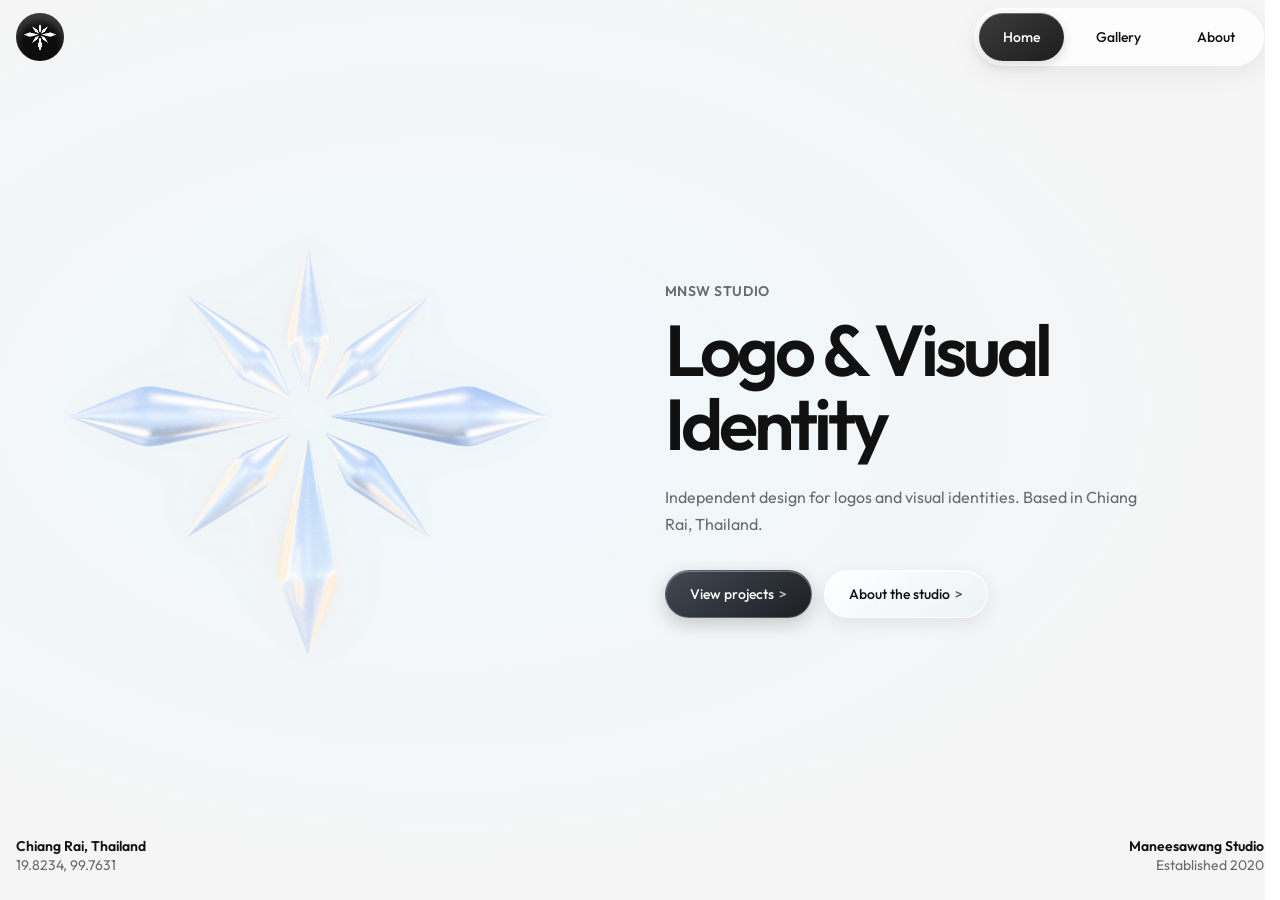
<file: index.html>
<!DOCTYPE html>
<html lang="en">
<head>
    <meta charset="UTF-8">
    <meta name="viewport" content="width=device-width, initial-scale=1.0">
    <title>MNSW Studio | Independent Design</title>
    <meta name="description" content="Independent logo and visual identity design by MNSW Studio in Chiang Rai, Thailand.">
    <link rel="icon" type="image/png" href="info/mnsw-studio-logo.png">
    <link rel="preload" href="font/Outfit-Regular.ttf" as="font" type="font/ttf">
    <link rel="preload" href="font/Outfit-Medium.ttf" as="font" type="font/ttf">
    <link rel="preload" href="font/Outfit-SemiBold.ttf" as="font" type="font/ttf">
    <link rel="stylesheet" href="style.css">
</head>
<body>
    <nav class="navbar">
        <a href="./" class="nav-logo">
            <img src="info/mnsw-studio-logo.png" alt="MNSW Studio Logo" class="logo-image">
        </a>
        <button class="nav-toggle" type="button" aria-label="Open navigation menu" aria-expanded="false" aria-controls="primary-menu">
            <span></span>
            <span></span>
            <span></span>
        </button>
        <div class="nav-menu" id="primary-menu">
            <a href="./" class="nav-item active">Home</a>
            <a href="Gallery/" class="nav-item">Gallery</a>
            <a href="About/" class="nav-item">About</a>
        </div>
    </nav>
    <section class="hero-container">
        <div class="hero-image-area">
            <img src="info/mnsw-studio-3d.png" alt="MNSW Studio 3D artwork" class="hero-3d-img">
        </div>
        <div class="hero-text-area">
            <span class="sub-title">MNSW STUDIO</span>
            <h1 class="main-title">Logo &amp; Visual Identity</h1>
            <p class="description">
                Independent design for logos and visual identities. Based in Chiang Rai, Thailand.
            </p>
            <div class="btn-group">
                <a href="Gallery/" class="btn btn-primary">View projects <span class="arrow">&gt;</span></a>
                <a href="About/" class="btn btn-secondary">About the studio <span class="arrow">&gt;</span></a>
            </div>
        </div>
    </section>
    <footer class="footer-info">
        <div class="footer-left">
            <strong>Chiang Rai, Thailand</strong><br>
            <span>19.8234, 99.7631</span>
        </div>
        <div class="footer-right">
            <strong>Maneesawang Studio</strong><br>
            <span>Established 2020</span>
        </div>
    </footer>
    <script src="nav.js"></script>
</body>
</html>
</file>
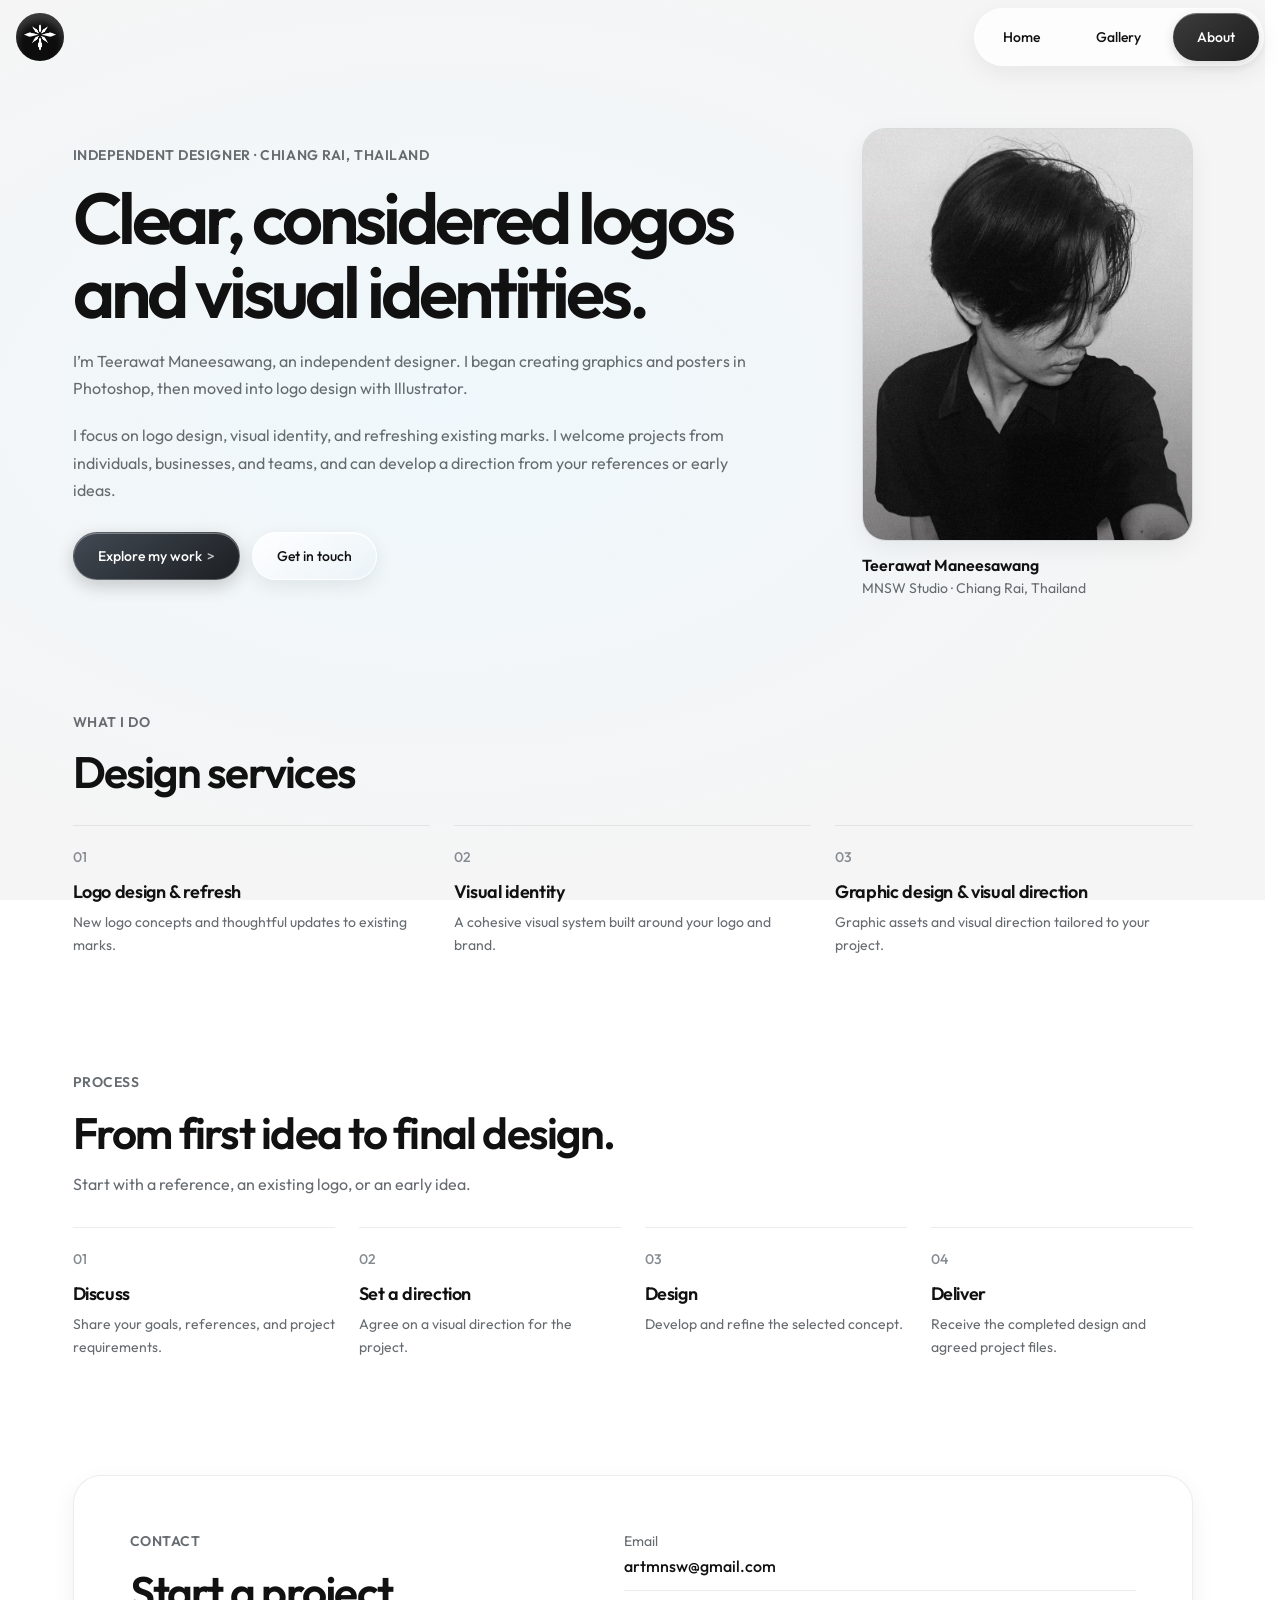
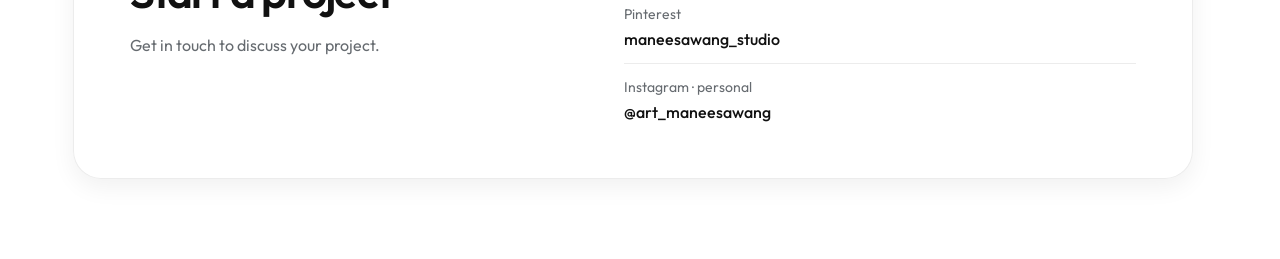
<file: About/index.html>
<!DOCTYPE html>
<html lang="en">
<head>
    <meta charset="UTF-8">
    <meta name="viewport" content="width=device-width, initial-scale=1.0">
    <base href="../">
    <title>About | MNSW Studio</title>
    <meta name="description" content="About Teerawat Maneesawang, an independent designer focused on logos and visual identities in Chiang Rai, Thailand.">
    <link rel="icon" type="image/png" href="info/mnsw-studio-logo.png">
    <link rel="preload" href="font/Outfit-Regular.ttf" as="font" type="font/ttf">
    <link rel="preload" href="font/Outfit-Medium.ttf" as="font" type="font/ttf">
    <link rel="preload" href="font/Outfit-SemiBold.ttf" as="font" type="font/ttf">
    <link rel="stylesheet" href="style.css">
</head>
<body class="page-about">
    <nav class="navbar">
        <a href="./" class="nav-logo">
            <img src="info/mnsw-studio-logo.png" alt="MNSW Studio Logo" class="logo-image">
        </a>
        <button class="nav-toggle" type="button" aria-label="Open navigation menu" aria-expanded="false" aria-controls="primary-menu">
            <span></span>
            <span></span>
            <span></span>
        </button>
        <div class="nav-menu" id="primary-menu">
            <a href="./" class="nav-item">Home</a>
            <a href="Gallery/" class="nav-item">Gallery</a>
            <a href="About/" class="nav-item active">About</a>
        </div>
    </nav>
    <main class="about-section">
        <section class="about-hero" aria-labelledby="about-title">
            <div class="about-copy">
                <p class="sub-title">Independent designer · Chiang Rai, Thailand</p>
                <h1 class="about-title" id="about-title">Clear, considered logos and visual identities.</h1>
                <p class="about-intro">
                    I’m Teerawat Maneesawang, an independent designer. I began creating graphics and posters in Photoshop, then moved into logo design with Illustrator.
                </p>
                <p class="about-intro">
                    I focus on logo design, visual identity, and refreshing existing marks. I welcome projects from individuals, businesses, and teams, and can develop a direction from your references or early ideas.
                </p>
                <div class="about-actions">
                    <a href="Gallery/" class="btn btn-primary">Explore my work <span class="arrow">&gt;</span></a>
                    <a href="mailto:artmnsw@gmail.com" class="btn btn-secondary">Get in touch</a>
                </div>
            </div>
            <figure class="about-profile">
                <div class="profile-image-wrapper">
                    <img src="info/myself.jpg" alt="Teerawat Maneesawang" class="profile-image">
                </div>
                <figcaption>
                    <strong>Teerawat Maneesawang</strong>
                    <span>MNSW Studio · Chiang Rai, Thailand</span>
                </figcaption>
            </figure>
        </section>

        <section class="about-services" aria-labelledby="services-title">
            <div class="about-section-heading">
                <p class="sub-title">What I do</p>
                <h2 id="services-title">Design services</h2>
            </div>
            <div class="about-service-grid">
                <article class="about-service">
                    <span class="about-index">01</span>
                    <h3>Logo design & refresh</h3>
                    <p>New logo concepts and thoughtful updates to existing marks.</p>
                </article>
                <article class="about-service">
                    <span class="about-index">02</span>
                    <h3>Visual identity</h3>
                    <p>A cohesive visual system built around your logo and brand.</p>
                </article>
                <article class="about-service">
                    <span class="about-index">03</span>
                    <h3>Graphic design & visual direction</h3>
                    <p>Graphic assets and visual direction tailored to your project.</p>
                </article>
            </div>
        </section>

        <section class="about-process" aria-labelledby="process-title">
            <div class="about-section-heading">
                <p class="sub-title">Process</p>
                <h2 id="process-title">From first idea to final design.</h2>
                <p class="about-section-intro">Start with a reference, an existing logo, or an early idea.</p>
            </div>
            <ol class="about-process-list">
                <li>
                    <span class="about-index">01</span>
                    <h3>Discuss</h3>
                    <p>Share your goals, references, and project requirements.</p>
                </li>
                <li>
                    <span class="about-index">02</span>
                    <h3>Set a direction</h3>
                    <p>Agree on a visual direction for the project.</p>
                </li>
                <li>
                    <span class="about-index">03</span>
                    <h3>Design</h3>
                    <p>Develop and refine the selected concept.</p>
                </li>
                <li>
                    <span class="about-index">04</span>
                    <h3>Deliver</h3>
                    <p>Receive the completed design and agreed project files.</p>
                </li>
            </ol>
        </section>

        <section class="about-contact" id="contact" aria-labelledby="contact-title">
            <div class="about-contact-copy">
                <p class="sub-title">Contact</p>
                <h2 id="contact-title">Start a project</h2>
                <p>Get in touch to discuss your project.</p>
            </div>
            <div class="about-contact-links">
                <a href="mailto:artmnsw@gmail.com">
                    <span>Email</span>
                    <strong>artmnsw@gmail.com</strong>
                </a>
                <a href="https://www.pinterest.com/maneesawang_studio" target="_blank" rel="noopener noreferrer">
                    <span>Pinterest</span>
                    <strong>maneesawang_studio</strong>
                </a>
                <a href="https://www.instagram.com/art_maneesawang" target="_blank" rel="noopener noreferrer">
                    <span>Instagram · personal</span>
                    <strong>@art_maneesawang</strong>
                </a>
            </div>
        </section>
    </main>
    <script src="nav.js"></script>
</body>
</html>
</file>
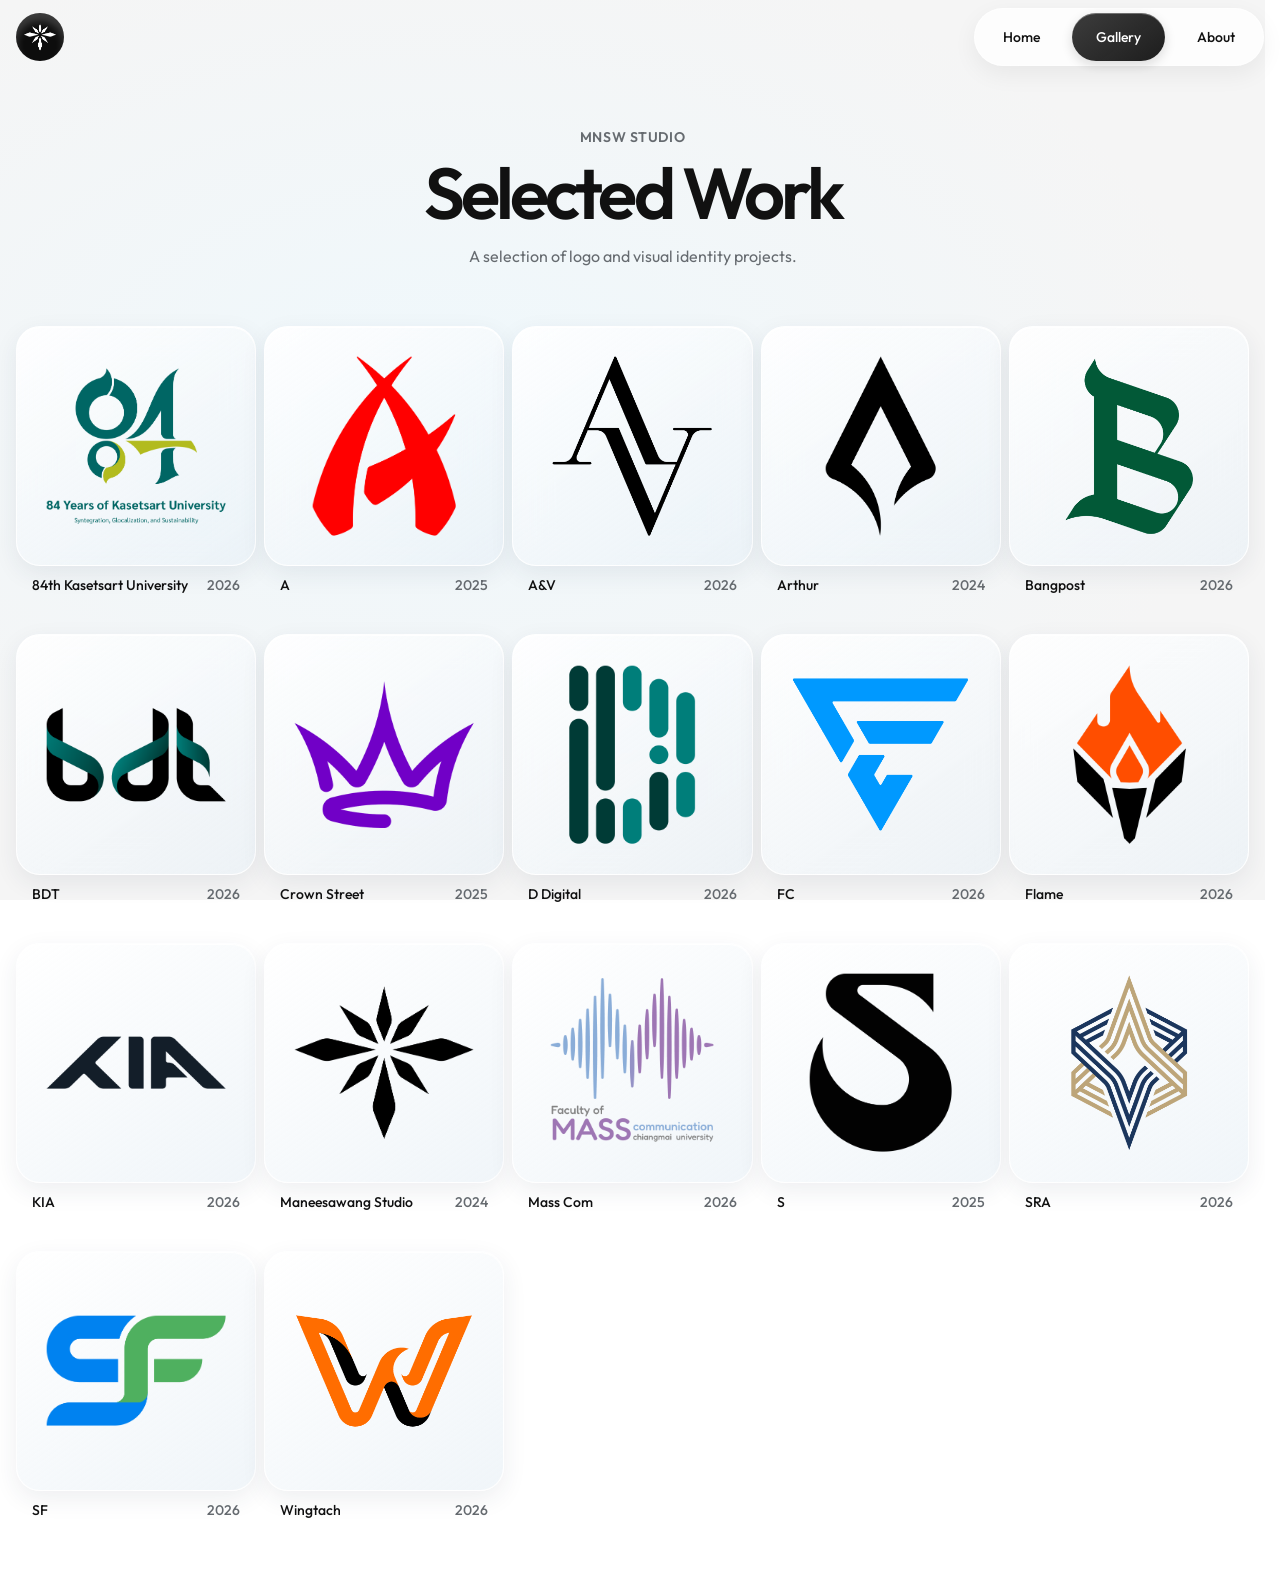
<file: Gallery/index.html>
<!DOCTYPE html>
<html lang="en">
<head>
    <meta charset="UTF-8">
    <meta name="viewport" content="width=device-width, initial-scale=1.0">
    <base href="../">
    <title>Selected Work | MNSW Studio</title>
    <meta name="description" content="Selected logo and visual identity projects by MNSW Studio.">
    <link rel="icon" type="image/png" href="info/mnsw-studio-logo.png">
    <link rel="preload" href="font/Outfit-Regular.ttf" as="font" type="font/ttf">
    <link rel="preload" href="font/Outfit-Medium.ttf" as="font" type="font/ttf">
    <link rel="preload" href="font/Outfit-SemiBold.ttf" as="font" type="font/ttf">
    <link rel="stylesheet" href="style.css">
</head>
<body class="page-gallery">
    <nav class="navbar">
        <a href="./" class="nav-logo">
            <img src="info/mnsw-studio-logo.png" alt="MNSW Studio Logo" class="logo-image">
        </a>
        <button class="nav-toggle" type="button" aria-label="Open navigation menu" aria-expanded="false" aria-controls="primary-menu">
            <span></span>
            <span></span>
            <span></span>
        </button>
        <div class="nav-menu" id="primary-menu">
            <a href="./" class="nav-item">Home</a>
            <a href="Gallery/" class="nav-item active">Gallery</a>
            <a href="About/" class="nav-item">About</a>
        </div>
    </nav>
    <header class="gallery-header">
        <div class="sub-title">MNSW STUDIO</div>
        <h1 class="main-title">Selected Work</h1>
        <p class="description">A selection of logo and visual identity projects.</p>
    </header>
    <main class="gallery-container">
        <div class="gallery-grid" id="galleryGrid"></div>
    </main>
    <script src="gallery.js"></script>
    <script src="nav.js"></script>
</body>
</html>
</file>
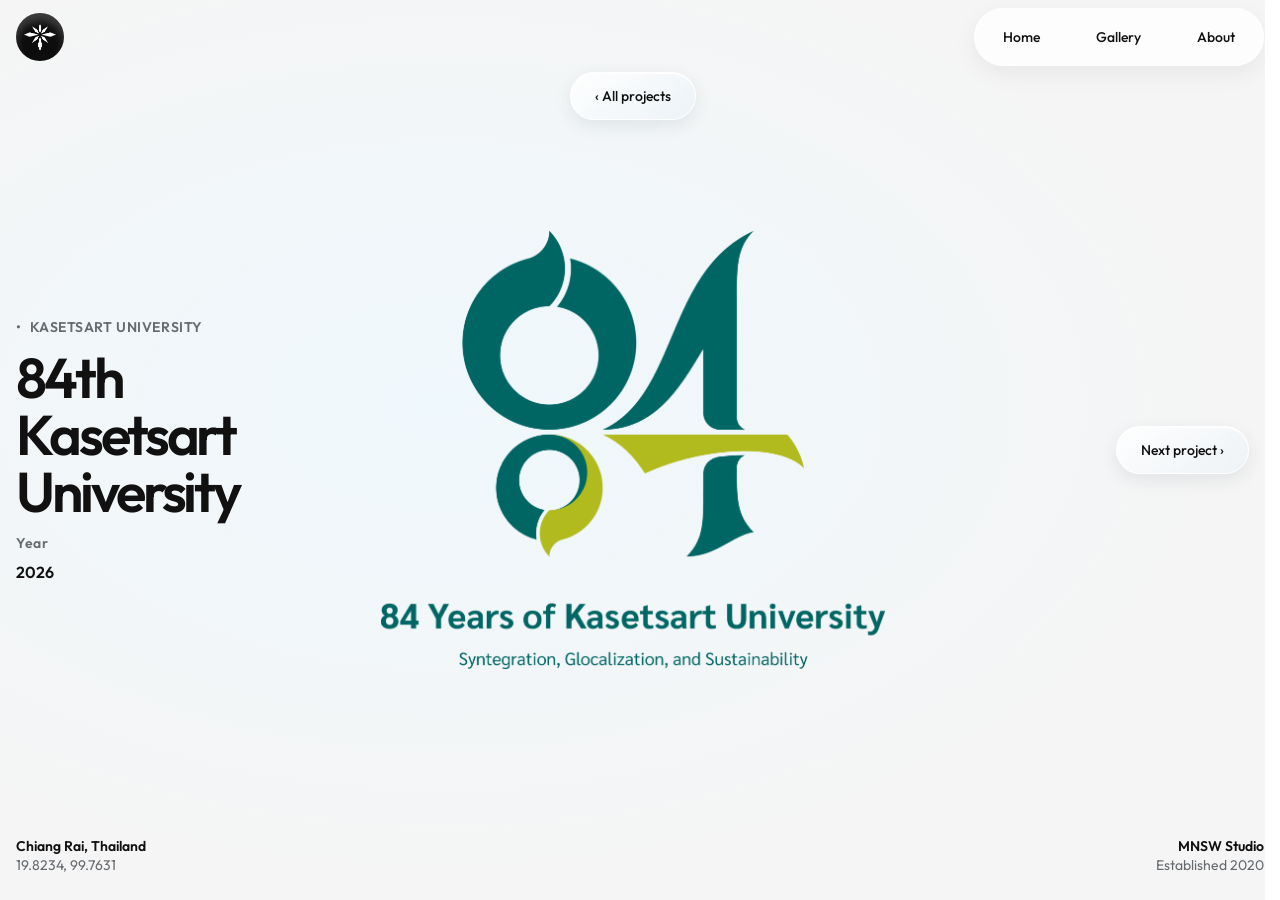
<file: ProjectDetail/index.html>
<!DOCTYPE html>
<html lang="en">
<head>
    <meta charset="UTF-8">
    <meta name="viewport" content="width=device-width, initial-scale=1.0">
    <base href="../">
    <title>Project | MNSW Studio</title>
    <meta name="description" content="Explore a selected design project by MNSW Studio.">
    <link rel="icon" type="image/png" href="info/mnsw-studio-logo.png">
    <link rel="preload" href="font/Outfit-Regular.ttf" as="font" type="font/ttf">
    <link rel="preload" href="font/Outfit-Medium.ttf" as="font" type="font/ttf">
    <link rel="preload" href="font/Outfit-SemiBold.ttf" as="font" type="font/ttf">
    <link rel="stylesheet" href="style.css">
</head>
<body>
    <nav class="navbar">
        <a href="./" class="nav-logo">
            <img src="info/mnsw-studio-logo.png" alt="MNSW Studio Logo" class="logo-image">
        </a>
        <button class="nav-toggle" type="button" aria-label="Open navigation menu" aria-expanded="false" aria-controls="primary-menu">
            <span></span>
            <span></span>
            <span></span>
        </button>
        <div class="nav-menu" id="primary-menu">
            <a href="./" class="nav-item">Home</a>
            <a href="Gallery/" class="nav-item">Gallery</a>
            <a href="About/" class="nav-item">About</a>
        </div>
    </nav>

    <main class="project-detail-container">
        <a href="Gallery/" class="btn btn-secondary btn-all-work">‹ All projects</a>
        <div class="project-meta-area">
            <div class="project-info-block">
                <div id="projSubTitle" class="sub-title">MNSW Studio</div>
                <h1 id="projTitle" class="project-detail-title">Project title</h1>
                <div class="year-label">Year</div>
                <div id="projYear" class="year-value"></div>
            </div>
        </div>
        <div class="project-image-area">
            <img id="projImage" src="" alt="Project artwork" class="project-main-img">
        </div>
        <div class="project-nav-area">
            <a id="btnNextProject" href="#" class="btn btn-secondary btn-next-project">Next project ›</a>
        </div>

    </main>
    <footer class="footer-info project-footer">
        <div class="footer-left">
            <strong>Chiang Rai, Thailand</strong><br>
            <span>19.8234, 99.7631</span>
        </div>
        <div class="footer-right">
            <strong>MNSW Studio</strong><br>
            <span>Established 2020</span>
        </div>
    </footer>
    <script src="gallery.js"></script>
    <script src="nav.js"></script>
</body>
</html>
</file>
<file: style.css>
@font-face {
    font-family: "Outfit";
    src: url("./font/Outfit-Regular.ttf") format("truetype");
    font-style: normal;
    font-weight: 400;
    font-display: block;
}

@font-face {
    font-family: "Outfit";
    src: url("./font/Outfit-Medium.ttf") format("truetype");
    font-style: normal;
    font-weight: 500;
    font-display: block;
}

@font-face {
    font-family: "Outfit";
    src: url("./font/Outfit-SemiBold.ttf") format("truetype");
    font-style: normal;
    font-weight: 600;
    font-display: block;
}

:root {
    color-scheme: light;
    font-family: "Outfit", sans-serif;
    color: #111111;
    background:
        radial-gradient(ellipse at 35% 45%, #eff8fc 0%, #f5f5f5 68%) fixed;
    font-synthesis: none;
    text-rendering: optimizeLegibility;
    -webkit-font-smoothing: antialiased;
    --color-text: #111111;
    --color-muted: #666b70;
    --color-surface: rgba(255, 255, 255, 0.78);
    --color-border: rgba(17, 17, 17, 0.08);
    --shadow-soft: 0 8px 24px rgba(17, 17, 17, 0.06);
    --radius-card: 24px;
    --content-width: 1440px;
    --page-gutter: 16px;
    --motion: 180ms ease;
}

* {
    box-sizing: border-box;
}

html {
    min-width: 320px;
    min-height: 100%;
    overflow-x: hidden;
    scrollbar-gutter: stable;
}

body {
    display: flex;
    min-height: 100vh;
    width: 100%;
    flex-direction: column;
    align-items: center;
    margin: 0;
    overflow-x: hidden;
    color: var(--color-text);
    font-family: inherit;
}

img {
    display: block;
    max-width: 100%;
}

a {
    color: inherit;
}

a:focus-visible {
    outline: 2px solid #111111;
    outline-offset: 8px;
}

/* Shared navigation */
.navbar {
    position: fixed;
    z-index: 1000;
    top: 8px;
    right: 0;
    left: 0;
    display: flex;
    width: min(100%, var(--content-width));
    align-items: center;
    justify-content: space-between;
    margin-inline: auto;
    padding: 0 16px;
}

.nav-logo {
    display: inline-flex;
    width: 48px;
    height: 48px;
    min-width: 48px;
    min-height: 48px;
    flex: none;
    aspect-ratio: 1;
    align-items: center;
    justify-content: center;
    overflow: visible;
    border-radius: 999px;
    background: #0d0d0d;
    box-shadow: inset 0 8px 8px rgba(255, 255, 255, 0.2);
}

.logo-image {
    width: 32px;
    height: auto;
    object-fit: contain;
}

.nav-menu {
    display: flex;
    height: 48+4px;
    align-items: center;
    gap: 8px;
    padding: 4px;
    border: 1px solid rgba(255, 255, 255, 0.6);
    border-radius: 999px;
    background: var(--color-surface);
    box-shadow: var(--shadow-soft);
    backdrop-filter: blur(24px);
    -webkit-backdrop-filter: blur(24px);
}

.nav-toggle {
    display: none;
}

.nav-item {
    display: inline-flex;
    width: max-content;
    height: 48px;
    align-items: center;
    justify-content: center;
    padding: 0 24px;
    border-radius: 999px;
    color: var(--color-text);
    font-size: 14px;
    font-weight: 500;
    text-decoration: none;
    transition: background-color var(--motion), color var(--motion), box-shadow var(--motion);
}

.nav-item.active {
    background: linear-gradient(145deg, rgba(52, 52, 52, 0.96), rgba(10, 10, 10, 0.92));
    color: #ffffff;
    box-shadow:
        inset 0 1px 0 rgba(255, 255, 255, 0.3),
        0 4px 12px rgba(17, 17, 17, 0.14);
}

.nav-item:hover:not(.active) {
    background: linear-gradient(145deg, rgba(255, 255, 255, 0.92), rgba(232, 240, 246, 0.52));
    box-shadow: inset 0 1px 0 rgba(255, 255, 255, 0.9), 0 3px 10px rgba(17, 17, 17, 0.06);
}

/* Shared typography */
.main-title,
.main-heading {
    margin: 0;
    color: var(--color-text);
    font-size: clamp(40px, 6vw, 72px);
    font-weight: 600;
    letter-spacing: -0.055em;
    line-height: 1.02;
}

.sub-title {
    margin: 0;
    color: var(--color-muted);
    font-size: 14px;
    font-weight: 600;
    letter-spacing: 0.04em;
    line-height: 1.4;
    text-transform: uppercase;
}

.description,
.main-description,
.attr-text {
    color: var(--color-muted);
    font-size: 16px;
    font-weight: 400;
    line-height: 1.7;
}

/* Shared buttons: consistent dimensions, different visual variants */
.btn {
    display: inline-flex;
    min-height: 48px;
    align-items: center;
    justify-content: center;
    gap: 5px;
    padding: 0 24px;
    border: 1px solid rgba(255, 255, 255, 0.78);
    border-radius: 999px;
    font: inherit;
    font-size: 14px;
    font-weight: 500;
    line-height: 1;
    text-decoration: none;
    white-space: nowrap;
    cursor: pointer;
    background: linear-gradient(145deg, rgba(255, 255, 255, 0.9), rgba(232, 240, 246, 0.62));
    color: var(--color-text);
    box-shadow:
        inset 0 1px 0 rgba(255, 255, 255, 0.95),
        0 6px 18px rgba(36, 55, 72, 0.09);
    backdrop-filter: blur(18px) saturate(1.35);
    -webkit-backdrop-filter: blur(18px) saturate(1.35);
    transition:
        background-color var(--motion),
        background-image var(--motion),
        color var(--motion),
        border-color var(--motion),
        box-shadow var(--motion),
        transform var(--motion),
        filter var(--motion);
}

.btn-primary {
    border-color: rgba(255, 255, 255, 0.2);
    background: linear-gradient(145deg, rgba(58, 66, 76, 0.96), rgba(14, 17, 21, 0.94));
    color: #ffffff;
    box-shadow:
        inset 0 1px 0 rgba(255, 255, 255, 0.34),
        0 6px 18px rgba(17, 17, 17, 0.2);
}

.btn-primary:hover {
    background: linear-gradient(145deg, rgba(74, 84, 96, 0.98), rgba(24, 29, 35, 0.96));
    box-shadow:
        inset 0 1px 0 rgba(255, 255, 255, 0.42),
        0 8px 22px rgba(17, 17, 17, 0.22);
}

.btn-secondary {
    border-color: rgba(255, 255, 255, 0.82);
    background: linear-gradient(145deg, rgba(255, 255, 255, 0.9), rgba(232, 240, 246, 0.62));
    color: var(--color-text);
}

.btn-secondary:hover {
    border-color: rgba(255, 255, 255, 0.98);
    background: linear-gradient(145deg, rgba(255, 255, 255, 0.98), rgba(223, 235, 244, 0.78));
    box-shadow:
        inset 0 1px 0 rgba(255, 255, 255, 1),
        0 8px 22px rgba(36, 55, 72, 0.13);
}

.btn:active {
    filter: brightness(0.97);
    transform: none;
}

.btn-all-work:active {
    transform: translateX(-50%);
}

.arrow {
    font-size: 14px;
    opacity: 0.7;
}

.btn-group {
    display: flex;
    flex-wrap: wrap;
    align-items: center;
    gap: 12px;
}

/* Shared footer */
.footer-info {
    position: fixed;
    z-index: 999;
    bottom: 24px;
    left: 50%;
    display: flex;
    width: min(100%, var(--content-width));
    justify-content: space-between;
    padding: 0 var(--page-gutter);
    color: var(--color-text);
    font-size: 14px;
    line-height: 1.4;
    pointer-events: none;
    transform: translateX(-50%);
}

.footer-left,
.footer-right {
    pointer-events: auto;
}

.footer-left {
    text-align: left;
}

.footer-right {
    text-align: right;
}

.footer-left strong,
.footer-right strong {
    font-weight: 600;
}

.footer-left span,
.footer-right span {
    color: var(--color-muted);
}

/* Home */
.hero-container {
    display: flex;
    width: min(100%, var(--content-width));
    min-height: 100vh;
    min-height: 100svh;
    align-items: center;
    justify-content: center;
    gap: clamp(32px, 5vw, 72px);
    margin: 0 auto;
    padding: 96px var(--page-gutter);
}

.hero-image-area,
.hero-text-area {
    min-width: 0;
    flex: 1 1 0;
}

.hero-image-area {
    display: flex;
    align-items: center;
    justify-content: center;
}

.hero-3d-img {
    width: 100%;
    max-width: 504px;
    max-height: 70vh;
    object-fit: contain;
}

.hero-text-area {
    display: flex;
    flex-direction: column;
    align-items: flex-start;
}

.hero-text-area .sub-title {
    margin-bottom: 12px;
}

.hero-text-area .description {
    max-width: 480px;
    margin: 24px 0 32px;
}

/* Gallery */
.page-gallery {
    width: min(100%, var(--content-width));
    margin: 0 auto;
    padding: 128px 16px 48px;
}

.gallery-header {
    width: min(100%, 720px);
    margin: 0 auto 40px;
    padding: 0;
    text-align: center;
}

.gallery-header .sub-title {
    margin-bottom: 8px;
}

.gallery-header .description {
    margin: 14px 0 0;
}

.gallery-container {
    width: min(100%, var(--content-width));
    margin: 0 auto;
}

.gallery-grid {
    display: grid;
    width: 100%;
    grid-template-columns: repeat(5, minmax(0, 1fr));
    gap: 40px 8px;
    padding: 16px 0;
}

.gallery-item {
    display: flex;
    min-width: 0;
    flex-direction: column;
    align-self: start;
    color: inherit;
    text-decoration: none;
}

.image-box {
    position: relative;
    width: 100%;
    aspect-ratio: 1;
    overflow: hidden;
    border: 1px solid rgba(255, 255, 255, 0.86);
    border-radius: var(--radius-card);
    background: linear-gradient(145deg, rgba(255, 255, 255, 0.9), rgba(232, 240, 246, 0.64));
    box-shadow:
        inset 0 1px 0 rgba(255, 255, 255, 0.96),
        0 8px 24px rgba(36, 55, 72, 0.08);
    backdrop-filter: blur(18px) saturate(1.35);
    -webkit-backdrop-filter: blur(18px) saturate(1.35);
    transition: background var(--motion), border-color var(--motion), transform var(--motion), box-shadow var(--motion);
}

.gallery-item:hover .image-box {
    border-color: rgba(255, 255, 255, 0.98);
    background: linear-gradient(145deg, rgba(255, 255, 255, 0.98), rgba(223, 235, 244, 0.78));
    box-shadow:
        inset 0 1px 0 rgba(255, 255, 255, 1),
        0 10px 28px rgba(36, 55, 72, 0.13);
    transform: translateY(-3px);
}

.image-box img {
    position: absolute;
    top: 50%;
    left: 50%;
    width: 75%;
    height: 75%;
    object-fit: contain;
    transform: translate(-50%, -50%);
}

.item-info {
    display: flex;
    width: 100%;
    align-items: baseline;
    justify-content: space-between;
    flex-wrap: nowrap;
    gap: 8px;
    margin-top: 10px;
    padding: 0 16px;
}

.item-title {
    min-width: 0;
    flex: 1 1 auto;
    overflow: hidden;
    color: var(--color-text);
    font-size: 14px;
    font-weight: 500;
    text-overflow: ellipsis;
    white-space: nowrap;
}

.item-year {
    flex: 0 0 auto;
    color: var(--color-muted);
    font-size: 14px;
    font-weight: 500;
}

/* About */
.page-about {
    width: min(100%, var(--content-width));
    margin: 0 auto;
    padding: 128px 24px 80px;
}

.about-section {
    display: flex;
    width: min(100%, 1120px);
    flex-direction: column;
    align-items: stretch;
    gap: clamp(64px, 9vw, 120px);
    margin: 0 auto;
}

.about-hero {
    display: grid;
    grid-template-columns: minmax(0, 1.35fr) minmax(240px, 0.65fr);
    align-items: center;
    gap: clamp(40px, 8vw, 112px);
}

.about-copy {
    min-width: 0;
}

.about-copy > .sub-title,
.about-section-heading > .sub-title,
.about-contact-copy > .sub-title {
    margin-bottom: 16px;
    color: var(--color-muted);
}

.about-title {
    max-width: 760px;
    margin: 0;
    font-size: clamp(40px, 6vw, 72px);
    font-weight: 600;
    letter-spacing: -0.055em;
    line-height: 1.02;
}

.about-intro,
.about-section-intro,
.about-service p,
.about-process-list p,
.about-contact-copy > p:last-child {
    color: var(--color-muted);
    font-size: 16px;
    line-height: 1.7;
}

.about-intro {
    max-width: 680px;
    margin: 20px 0 0;
}

.about-actions {
    display: flex;
    flex-wrap: wrap;
    gap: 12px;
    margin-top: 28px;
}

.about-profile {
    width: 100%;
    max-width: 340px;
    margin: 0;
    justify-self: end;
}

.profile-image-wrapper {
    width: 100%;
    aspect-ratio: 4 / 5;
    overflow: hidden;
    border: 1px solid var(--color-border);
    border-radius: 24px;
    background: #e8edf0;
    box-shadow: var(--shadow-soft);
}

.profile-image {
    width: 100%;
    height: 100%;
    object-fit: cover;
}

.about-profile figcaption {
    display: flex;
    flex-direction: column;
    gap: 4px;
    margin-top: 14px;
}

.about-profile figcaption strong {
    font-size: 16px;
    font-weight: 600;
}

.about-profile figcaption span {
    color: var(--color-muted);
    font-size: 14px;
}

.about-services,
.about-process {
    display: flex;
    flex-direction: column;
    gap: 28px;
}

.about-section-heading {
    max-width: 720px;
}

.about-section-heading h2,
.about-contact-copy h2 {
    margin: 0;
    font-size: clamp(28px, 4vw, 44px);
    font-weight: 600;
    letter-spacing: -0.04em;
    line-height: 1.1;
}

.about-service-grid {
    display: grid;
    grid-template-columns: repeat(3, minmax(0, 1fr));
    gap: 24px;
}

.about-service {
    padding: 20px 0 0;
    border-top: 1px solid var(--color-border);
}

.about-index {
    color: #858b91;
    font-size: 14px;
    font-weight: 500;
}

.about-service h3,
.about-process-list h3 {
    margin: 14px 0 8px;
    font-size: 18px;
    font-weight: 600;
    letter-spacing: -0.02em;
}

.about-service p,
.about-process-list p {
    margin: 0;
    font-size: 14px;
}

.about-section-intro {
    margin: 14px 0 0;
}

.about-process-list {
    display: grid;
    grid-template-columns: repeat(4, minmax(0, 1fr));
    gap: 24px;
    margin: 0;
    padding: 0;
    list-style: none;
}

.about-process-list li {
    padding-top: 20px;
    border-top: 1px solid var(--color-border);
}

.about-contact {
    display: grid;
    grid-template-columns: minmax(0, 0.9fr) minmax(0, 1.1fr);
    gap: clamp(32px, 6vw, 80px);
    padding: clamp(28px, 5vw, 56px);
    border: 1px solid var(--color-border);
    border-radius: 28px;
    background: rgba(255, 255, 255, 0.72);
    box-shadow: var(--shadow-soft);
}

.about-contact-copy > p:last-child {
    margin: 16px 0 0;
}

.about-contact-links {
    display: flex;
    flex-direction: column;
}

.about-contact-links a {
    display: flex;
    flex-direction: column;
    gap: 6px;
    padding: 14px 0;
    border-bottom: 1px solid var(--color-border);
    text-decoration: none;
}

.about-contact-links a:first-child {
    padding-top: 0;
}

.about-contact-links a:last-child {
    padding-bottom: 0;
    border-bottom: 0;
}

.about-contact-links a span {
    color: var(--color-muted);
    font-size: 14px;
}

.about-contact-links a strong {
    width: fit-content;
    font-size: 16px;
    font-weight: 500;
    overflow-wrap: anywhere;
}

.about-contact-links a:hover strong {
    text-decoration: underline;
    text-underline-offset: 4px;
}

/* Project details */
.project-detail-container {
    position: relative;
    display: grid;
    width: min(100%, var(--content-width));
    min-height: 100vh;
    min-height: 100svh;
    grid-template-columns: minmax(0, 1fr) minmax(0, min(40vw, 504px)) minmax(0, 1fr);
    align-items: center;
    gap: clamp(24px, 4vw, 64px);
    margin: 0 auto;
    padding: 72px 16px;
}

.project-meta-area {
    z-index: 1;
    display: flex;
    min-width: 0;
    flex-direction: column;
    align-items: flex-start;
    text-align: left;
}

.btn-all-work {
    position: absolute;
    top: 72px;
    left: 50%;
    z-index: 2;
    transform: translateX(-50%);
}

.btn-all-work.btn-secondary:hover {
    transform: translateX(-50%);
}

.project-info-block {
    display: flex;
    width: 100%;
    flex-direction: column;
    align-items: flex-start;
}

.project-info-block .sub-title {
    display: flex;
    align-items: center;
    margin-bottom: clamp(8px, 0.84vw, 12px);
    color: var(--color-muted);
    font-size: 14px;
    font-weight: 600;
    letter-spacing: 0.04em;
    line-height: 1.4;
    text-transform: uppercase;
}

.project-info-block .sub-title::before {
    margin-right: 8px;
    content: "\2022";
    font-size: 14px;
}

.project-info-block .main-title {
    overflow-wrap: anywhere;
}

.project-info-block .year-label {
    margin-top: clamp(12px, 1.12vw, 16px);
    color: var(--color-muted);
    font-size: 14px;
    font-weight: 600;
    letter-spacing: 0.04em;
    line-height: 1.4;
}

.project-info-block .year-value {
    margin-top: 8px;
    font-size: 16px;
    font-weight: 600;
}

.project-detail-title {
    margin: 0;
    color: var(--color-text);
    font-size: clamp(32px, 4.5vw, 56px);
    font-weight: 600;
    letter-spacing: -0.055em;
    line-height: 1.02;
}

.project-image-area {
    display: flex;
    width: 100%;
    min-width: 0;
    height: 100%;
    align-items: center;
    justify-content: center;
}

.project-main-img {
    width: 100%;
    max-height: min(52vh, clamp(280px, 36vw, 504px));
    object-fit: contain;
}

.project-nav-area {
    z-index: 1;
    display: flex;
    justify-content: flex-end;
}

.project-footer {
    padding-right: var(--page-gutter);
    padding-left: var(--page-gutter);
}

@media (max-width: 1199px) {
    .hero-container {
        gap: 24px;
        padding-right: 16px;
        padding-left: 16px;
    }

    .gallery-grid {
        grid-template-columns: repeat(4, minmax(0, 1fr));
    }
    
    .project-detail-container {
        grid-template-columns:
            minmax(0, 0.85fr)
            minmax(0, min(40vw, 424px))
            minmax(0, 0.85fr);
    }

    .project-meta-area {
        grid-column: 1;
        grid-row: 1;
    }

    .project-image-area {
        grid-column: 2;
        grid-row: 1;
    }

    .project-nav-area {
        grid-column: 3;
        grid-row: 1;
        justify-content: flex-end;
    }

    .project-detail-title {
        font-size: clamp(32px, 4.5vw, 48px);
    }

    .project-info-block .sub-title {
        margin-bottom: 8px;
        font-size: 14px;
    }

    .project-info-block .year-label {
        margin-top: 8px;
        font-size: 14px;
    }

    .project-info-block .year-value {
        font-size: 16px;
    }

    .project-main-img {
        max-height: min(48vh, clamp(240px, 34vw, 424px));
    }
}

@media (max-width: 809px) {
    .project-detail-container {
        align-content: start;
        align-items: start;
        min-height: 100vh;
        min-height: 100svh;
        grid-template-columns: minmax(0, 1fr);
        gap: 24px;
        padding: 144px 16px 96px;
    }

    .project-image-area,
    .project-meta-area,
    .project-nav-area {
        grid-column: 1;
    }

    .project-image-area {
        grid-row: 1;
        height: auto;
    }

    .project-main-img {
        max-height: 38vh;
    }

    .project-detail-title {
        font-size: clamp(40px, 10vw, 56px);
    }

    .project-meta-area {
        grid-row: 2;
    }

    .project-nav-area {
        grid-column: auto;
        grid-row: auto;
        position: absolute;
        top: 80px;
        right: 16px;
        justify-content: flex-end;
    }

    .btn-all-work {
        left: 16px;
        top: 80px;
        transform: none;
    }

    .btn-all-work.btn-secondary:hover {
        transform: none;
    }

    .navbar {
        top: 8px;
        width: min(100%, var(--content-width));
        padding: 0 16px;
    }

    .nav-toggle {
        position: relative;
        z-index: 2;
        display: flex;
        width: 48px;
        height: 48px;
        font-size: 14px;
        flex-direction: column;
        align-items: center;
        justify-content: center;
        gap: 5px;
        padding: 0;
        border: 1px solid rgba(255, 255, 255, 0.82);
        border-radius: 50%;
        background: linear-gradient(145deg, rgba(255, 255, 255, 0.94), rgba(224, 235, 243, 0.72));
        box-shadow:
            inset 0 1px 0 rgba(255, 255, 255, 0.98),
            0 6px 18px rgba(36, 55, 72, 0.12);
        cursor: pointer;
        backdrop-filter: blur(18px) saturate(1.35);
        -webkit-backdrop-filter: blur(18px) saturate(1.35);
        transition: background var(--motion), border-color var(--motion), box-shadow var(--motion), filter var(--motion);
    }

    .nav-toggle:hover {
        border-color: rgba(255, 255, 255, 0.98);
        background: linear-gradient(145deg, rgba(255, 255, 255, 1), rgba(216, 231, 242, 0.84));
        box-shadow:
            inset 0 1px 0 rgba(255, 255, 255, 1),
            0 8px 22px rgba(36, 55, 72, 0.16);
    }

    .nav-toggle:active {
        filter: brightness(0.97);
    }

    .nav-toggle span {
        width: 18px;
        height: 2px;
        border-radius: 2px;
        background: var(--color-text);
        transition: transform var(--motion), opacity var(--motion);
    }

    .nav-open .nav-toggle span:first-child {
        transform: translateY(7px) rotate(45deg);
    }

    .nav-open .nav-toggle span:nth-child(2) {
        opacity: 0;
    }

    .nav-open .nav-toggle span:last-child {
        transform: translateY(-7px) rotate(-45deg);
    }

    .nav-menu {
        position: absolute;
        top: calc(100% + 12px);
        right: 16px;
        display: none;
        width: min(256px, calc(100vw - 24px));
        height: auto;
        flex-direction: column;
        align-items: stretch;
        gap: 8px;
        padding: 8px;
        border: 1px solid var(--color-border);
        border-radius: 32px;
        background: rgba(255, 255, 255, 0.96);
        box-shadow: 0 12px 40px rgba(17, 17, 17, 0.12);
    }

    .nav-open .nav-menu {
        display: flex;
    }

    .nav-item {
        width: 100%;
        height: 48px;
        justify-content: flex-start;
        padding: 0 16px;
        font-size: 14px;
    }

    .main-title,
    .main-heading {
        font-size: clamp(40px, 10vw, 56px);
    }

    .footer-info {
        display: none;
    }

    .hero-container {
        min-height: auto;
        flex-direction: column;
        gap: 24px;
        padding: 80px 16px 0;
    }

    .hero-image-area,
    .hero-text-area {
        width: 100%;
        flex: auto;
    }

    .hero-3d-img {
        max-height: 36vh;
    }

    .hero-text-area .description {
        margin: 16px 0 24px;
    }

    .page-gallery {
        padding: 104px 16px 16px;
    }

    .gallery-header {
        margin-bottom: 32px;
    }

    .gallery-grid {
        grid-template-columns: repeat(2, minmax(0, 1fr));
    }

    .item-info {
        flex-wrap: nowrap;
        gap: 8px;
    }

    .item-title {
        font-size: 14px;
    }

    .item-year {
        font-size: 14px;
    }

    .page-about {
        padding: 104px 16px 40px;
    }

    .about-section {
        gap: 64px;
    }

    .about-hero {
        grid-template-columns: minmax(0, 1fr);
        gap: 32px;
    }

    .about-profile {
        max-width: 280px;
        justify-self: start;
    }

    .about-service-grid,
    .about-process-list {
        grid-template-columns: minmax(0, 1fr);
        gap: 20px;
    }

    .about-contact {
        grid-template-columns: minmax(0, 1fr);
        gap: 28px;
        border-radius: 24px;
    }

}

@media (max-width: 480px) {
    .about-actions {
        align-items: stretch;
        flex-direction: column;
    }

    .about-actions .btn {
        width: 100%;
    }

    .about-contact {
        padding: 24px 20px;
    }
}

@media (prefers-reduced-motion: reduce) {
    *,
    *::before,
    *::after {
        scroll-behavior: auto !important;
        transition-duration: 0.01ms !important;
    }
}
</file>
